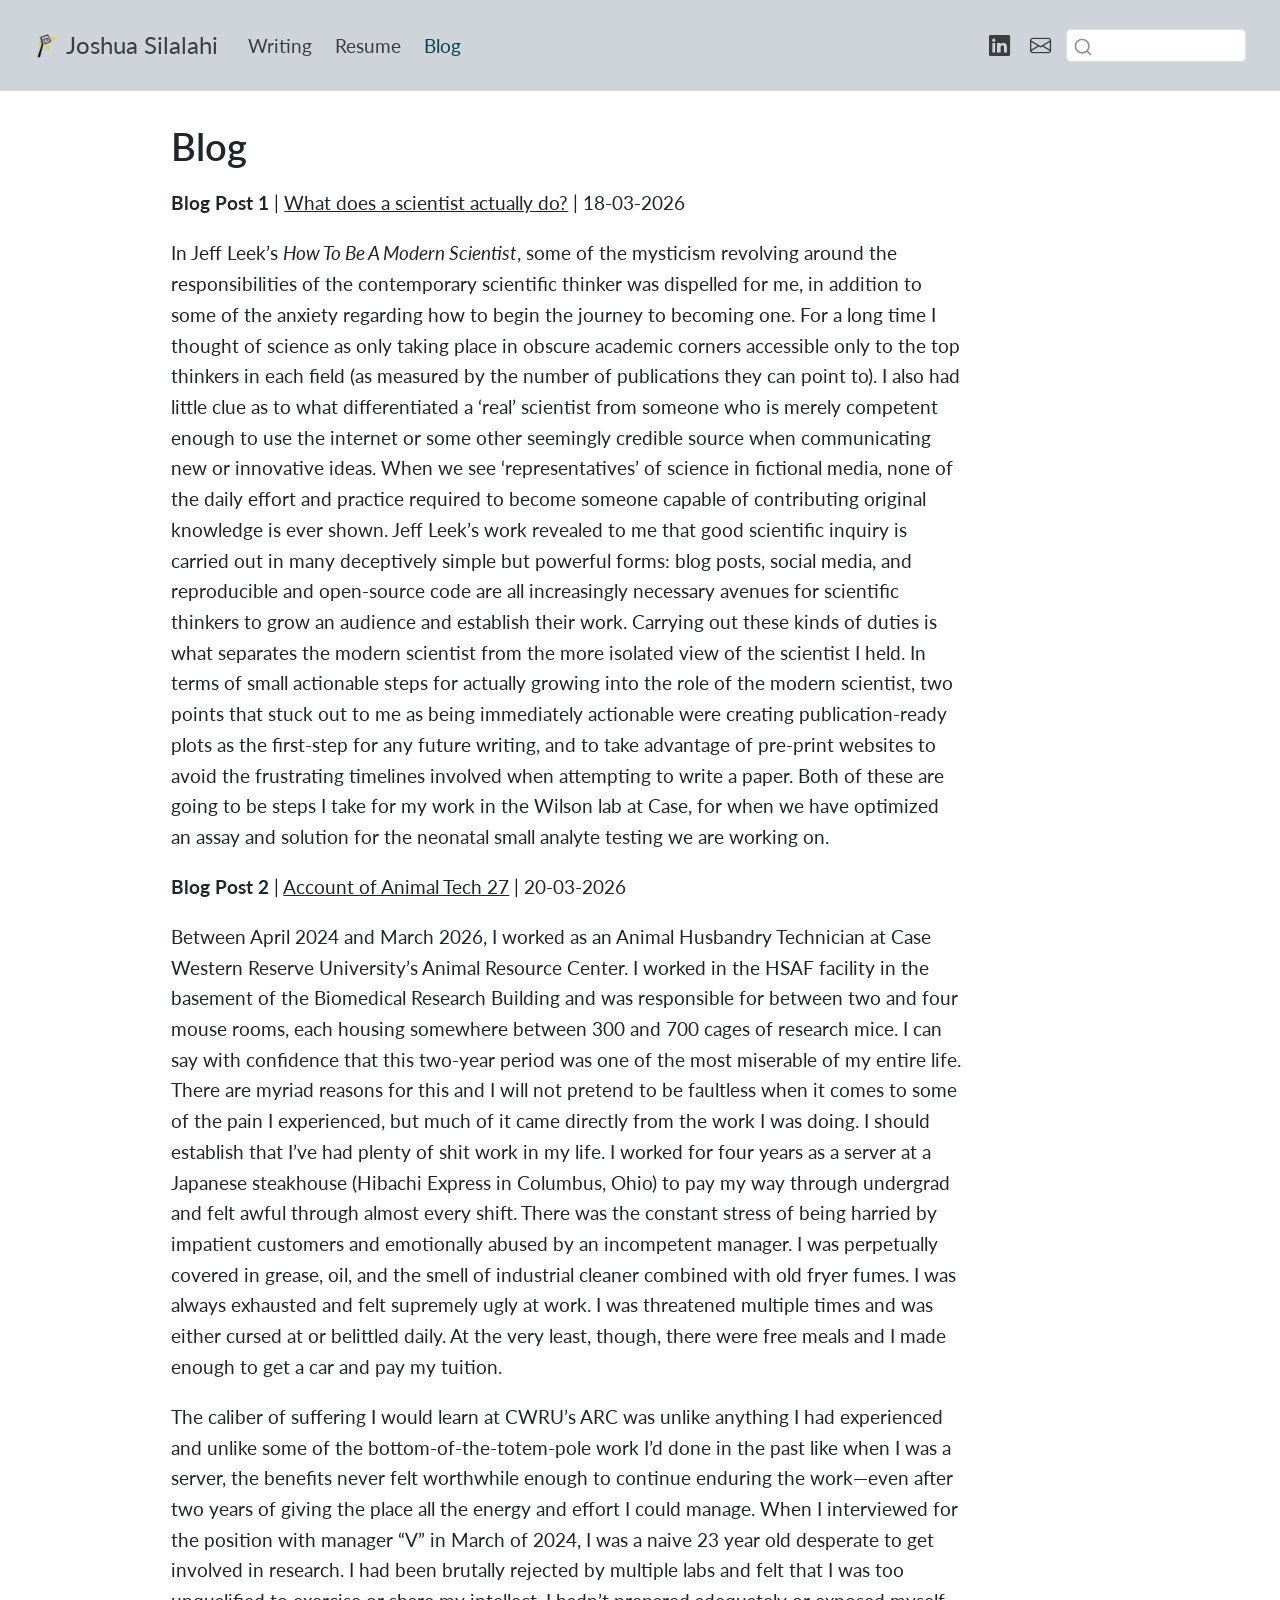
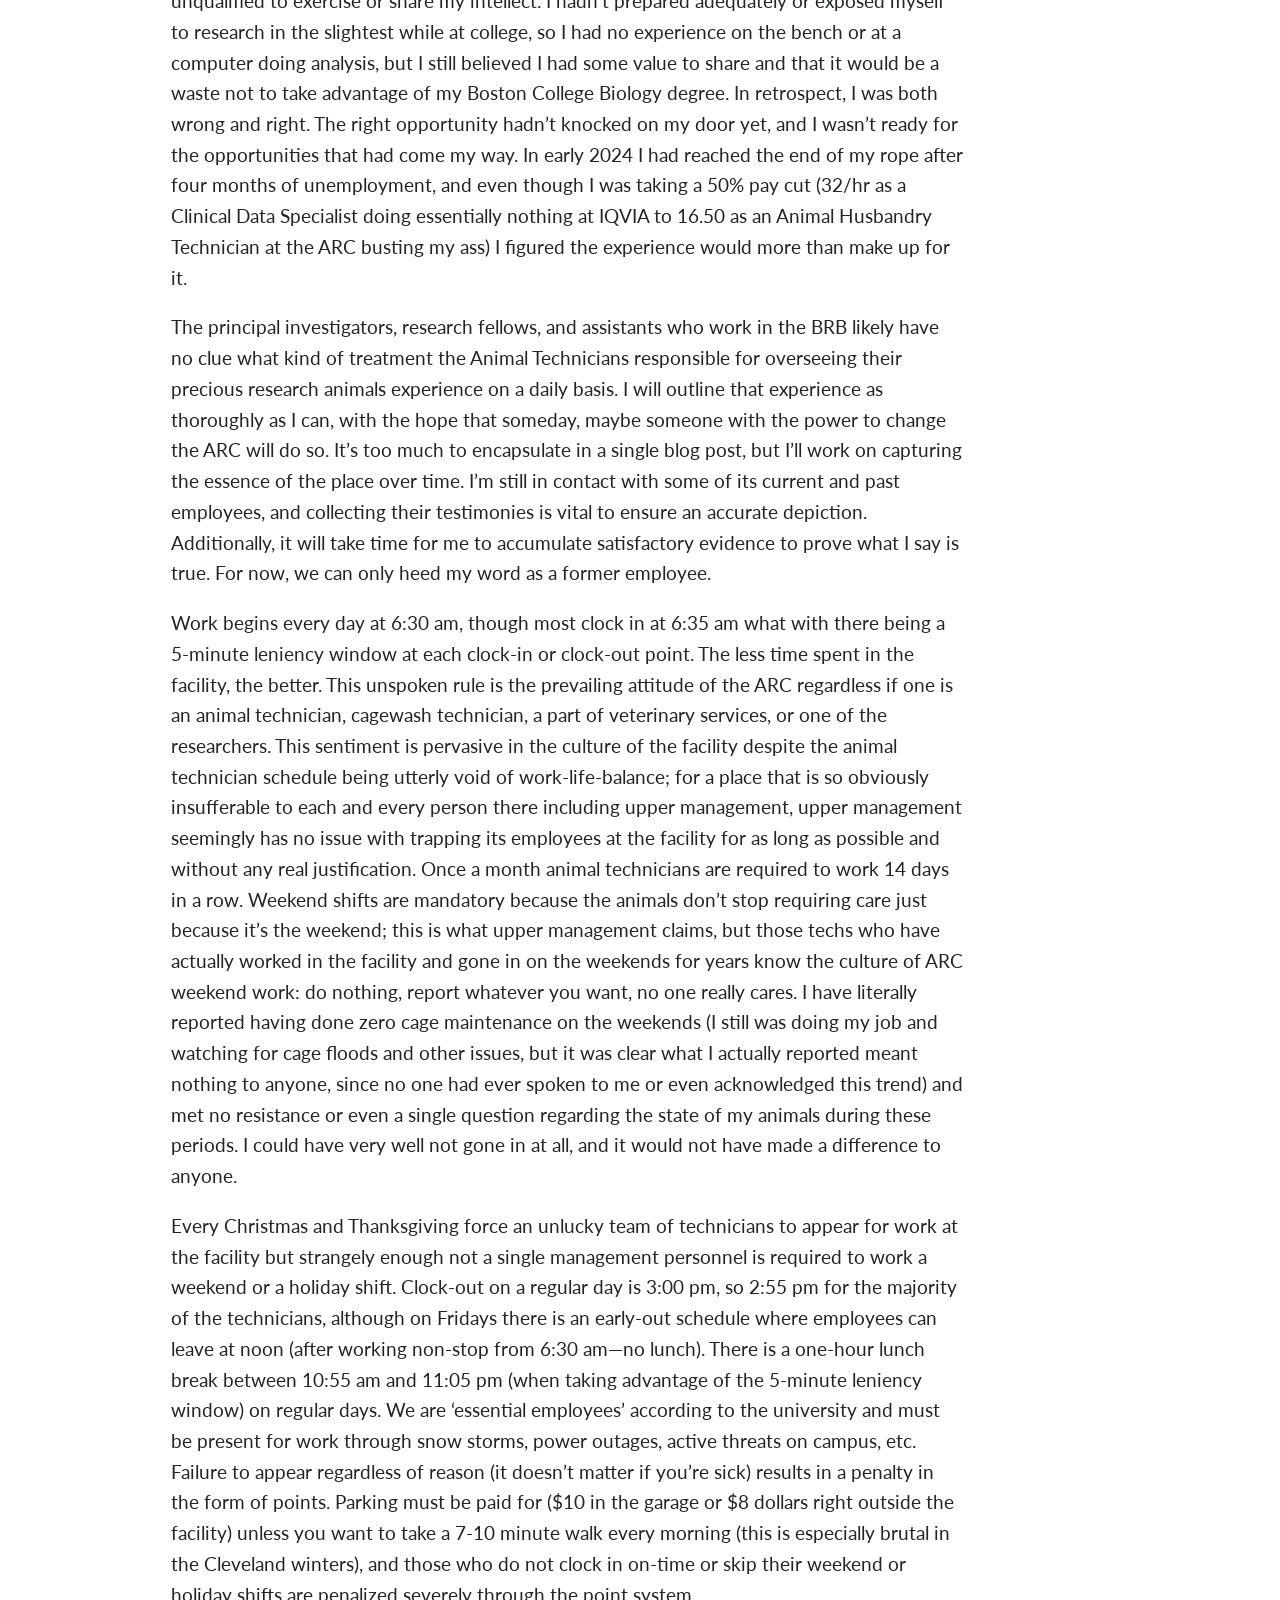
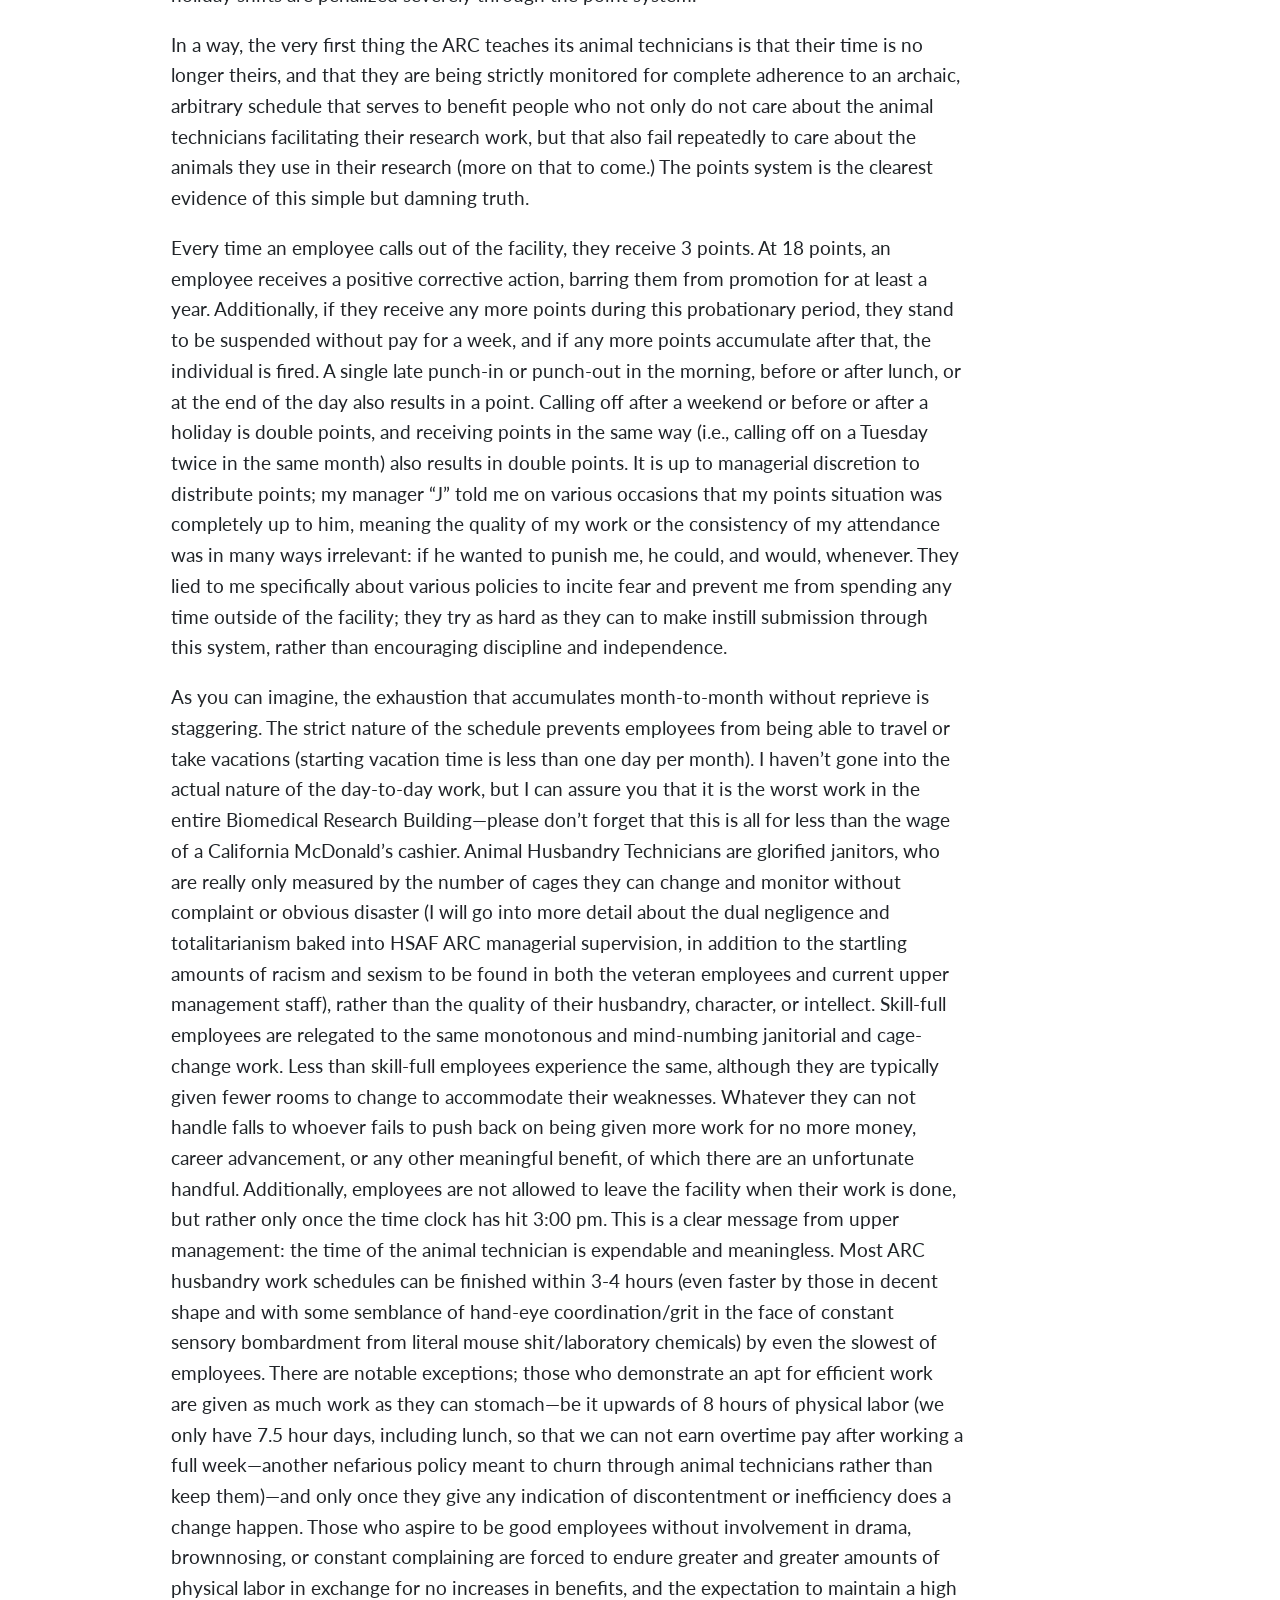
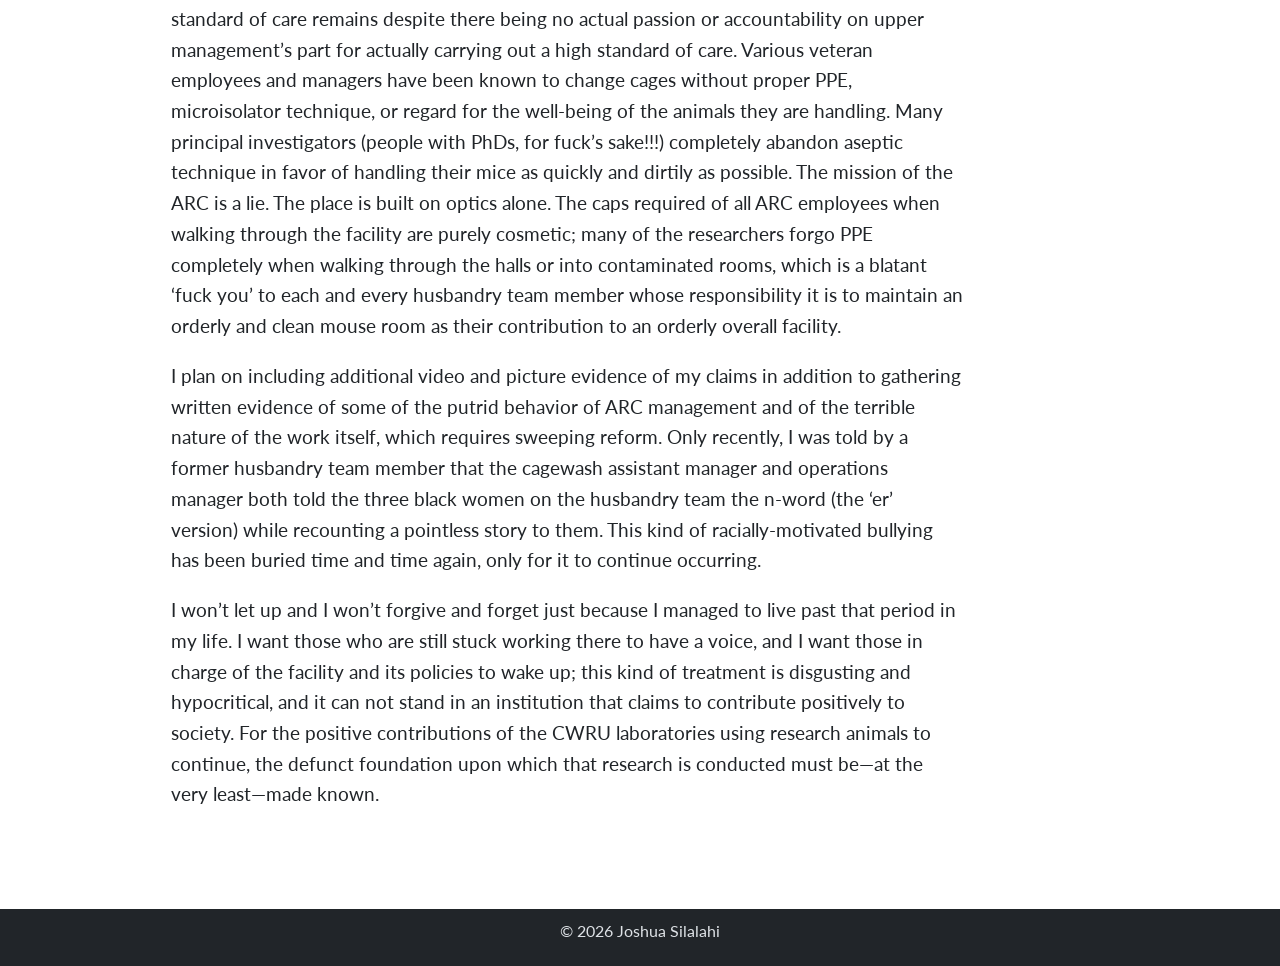
<file: docs/blog/index.html>
<!DOCTYPE html>
<html xmlns="http://www.w3.org/1999/xhtml" lang="en" xml:lang="en"><head>

<meta charset="utf-8">
<meta name="generator" content="quarto-1.8.25">

<meta name="viewport" content="width=device-width, initial-scale=1.0, user-scalable=yes">


<title>Blog – Joshua Silalahi</title>
<style>
code{white-space: pre-wrap;}
span.smallcaps{font-variant: small-caps;}
div.columns{display: flex; gap: min(4vw, 1.5em);}
div.column{flex: auto; overflow-x: auto;}
div.hanging-indent{margin-left: 1.5em; text-indent: -1.5em;}
ul.task-list{list-style: none;}
ul.task-list li input[type="checkbox"] {
  width: 0.8em;
  margin: 0 0.8em 0.2em -1em; /* quarto-specific, see https://github.com/quarto-dev/quarto-cli/issues/4556 */ 
  vertical-align: middle;
}
</style>


<script src="../site_libs/quarto-nav/quarto-nav.js"></script>
<script src="../site_libs/clipboard/clipboard.min.js"></script>
<script src="../site_libs/quarto-search/autocomplete.umd.js"></script>
<script src="../site_libs/quarto-search/fuse.min.js"></script>
<script src="../site_libs/quarto-search/quarto-search.js"></script>
<meta name="quarto:offset" content="../">
<link href="../img/favicon.png" rel="icon" type="image/png">
<script src="../site_libs/quarto-html/quarto.js" type="module"></script>
<script src="../site_libs/quarto-html/tabsets/tabsets.js" type="module"></script>
<script src="../site_libs/quarto-html/axe/axe-check.js" type="module"></script>
<script src="../site_libs/quarto-html/popper.min.js"></script>
<script src="../site_libs/quarto-html/tippy.umd.min.js"></script>
<script src="../site_libs/quarto-html/anchor.min.js"></script>
<link href="../site_libs/quarto-html/tippy.css" rel="stylesheet">
<link href="../site_libs/quarto-html/quarto-syntax-highlighting-7b89279ff1a6dce999919e0e67d4d9ec.css" rel="stylesheet" id="quarto-text-highlighting-styles">
<script src="../site_libs/bootstrap/bootstrap.min.js"></script>
<link href="../site_libs/bootstrap/bootstrap-icons.css" rel="stylesheet">
<link href="../site_libs/bootstrap/bootstrap-8a7befad9b9cb69b638fbc7947b9a867.min.css" rel="stylesheet" append-hash="true" id="quarto-bootstrap" data-mode="light">
<script id="quarto-search-options" type="application/json">{
  "location": "navbar",
  "copy-button": false,
  "collapse-after": 3,
  "panel-placement": "end",
  "type": "textbox",
  "limit": 50,
  "keyboard-shortcut": [
    "f",
    "/",
    "s"
  ],
  "language": {
    "search-no-results-text": "No results",
    "search-matching-documents-text": "matching documents",
    "search-copy-link-title": "Copy link to search",
    "search-hide-matches-text": "Hide additional matches",
    "search-more-match-text": "more match in this document",
    "search-more-matches-text": "more matches in this document",
    "search-clear-button-title": "Clear",
    "search-text-placeholder": "",
    "search-detached-cancel-button-title": "Cancel",
    "search-submit-button-title": "Submit",
    "search-label": "Search"
  }
}</script>


</head>

<body class="nav-fixed quarto-light">

<div id="quarto-search-results"></div>
  <header id="quarto-header" class="headroom fixed-top">
    <nav class="navbar navbar-expand-lg " data-bs-theme="dark">
      <div class="navbar-container container-fluid">
      <div class="navbar-brand-container mx-auto">
    <a href="../index.html" class="navbar-brand navbar-brand-logo">
    <img src="../img/logo.png" alt="" class="navbar-logo light-content">
    <img src="../img/logo.png" alt="" class="navbar-logo dark-content">
    </a>
    <a class="navbar-brand" href="../index.html">
    <span class="navbar-title">Joshua Silalahi</span>
    </a>
  </div>
            <div id="quarto-search" class="" title="Search"></div>
          <button class="navbar-toggler" type="button" data-bs-toggle="collapse" data-bs-target="#navbarCollapse" aria-controls="navbarCollapse" role="menu" aria-expanded="false" aria-label="Toggle navigation" onclick="if (window.quartoToggleHeadroom) { window.quartoToggleHeadroom(); }">
  <span class="navbar-toggler-icon"></span>
</button>
          <div class="collapse navbar-collapse" id="navbarCollapse">
            <ul class="navbar-nav navbar-nav-scroll me-auto">
  <li class="nav-item">
    <a class="nav-link" href="../writing/index.html"> 
<span class="menu-text">Writing</span></a>
  </li>  
  <li class="nav-item">
    <a class="nav-link" href="../cv/index.html"> 
<span class="menu-text">Resume</span></a>
  </li>  
  <li class="nav-item">
    <a class="nav-link active" href="../blog/index.html" aria-current="page"> 
<span class="menu-text">Blog</span></a>
  </li>  
</ul>
            <ul class="navbar-nav navbar-nav-scroll ms-auto">
  <li class="nav-item compact">
    <a class="nav-link" href="https://www.linkedin.com/in/josh-writes/"> <i class="bi bi-linkedin" role="img">
</i> 
<span class="menu-text"></span></a>
  </li>  
  <li class="nav-item compact">
    <a class="nav-link" href="mailto:jj.silalahi21@gmail.com"> <i class="bi bi-envelope" role="img" aria-label="email">
</i> 
<span class="menu-text"></span></a>
  </li>  
</ul>
          </div> <!-- /navcollapse -->
            <div class="quarto-navbar-tools">
</div>
      </div> <!-- /container-fluid -->
    </nav>
</header>
<!-- content -->
<div id="quarto-content" class="quarto-container page-columns page-rows-contents page-layout-article page-navbar">
<!-- sidebar -->
<!-- margin-sidebar -->
    <div id="quarto-margin-sidebar" class="sidebar margin-sidebar zindex-bottom">
        
    </div>
<!-- main -->
<main class="content" id="quarto-document-content">

<header id="title-block-header" class="quarto-title-block default">
<div class="quarto-title">
<h1 class="title">Blog</h1>
</div>



<div class="quarto-title-meta">

    
  
    
  </div>
  


</header>


<p><strong>Blog Post 1</strong> | <u>What does a scientist actually do?</u> | 18-03-2026</p>
<p>In Jeff Leek’s <em>How To Be A Modern Scientist</em>, some of the mysticism revolving around the responsibilities of the contemporary scientific thinker was dispelled for me, in addition to some of the anxiety regarding how to begin the journey to becoming one. For a long time I thought of science as only taking place in obscure academic corners accessible only to the top thinkers in each field (as measured by the number of publications they can point to). I also had little clue as to what differentiated a ‘real’ scientist from someone who is merely competent enough to use the internet or some other seemingly credible source when communicating new or innovative ideas. When we see ‘representatives’ of science in fictional media, none of the daily effort and practice required to become someone capable of contributing original knowledge is ever shown. Jeff Leek’s work revealed to me that good scientific inquiry is carried out in many deceptively simple but powerful forms: blog posts, social media, and reproducible and open-source code are all increasingly necessary avenues for scientific thinkers to grow an audience and establish their work. Carrying out these kinds of duties is what separates the modern scientist from the more isolated view of the scientist I held. In terms of small actionable steps for actually growing into the role of the modern scientist, two points that stuck out to me as being immediately actionable were creating publication-ready plots as the first-step for any future writing, and to take advantage of pre-print websites to avoid the frustrating timelines involved when attempting to write a paper. Both of these are going to be steps I take for my work in the Wilson lab at Case, for when we have optimized an assay and solution for the neonatal small analyte testing we are working on.</p>
<p><strong>Blog Post 2</strong> | <u>Account of Animal Tech 27</u> | 20-03-2026</p>
<p>Between April 2024 and March 2026, I worked as an Animal Husbandry Technician at Case Western Reserve University’s Animal Resource Center. I worked in the HSAF facility in the basement of the Biomedical Research Building and was responsible for between two and four mouse rooms, each housing somewhere between 300 and 700 cages of research mice. I can say with confidence that this two-year period was one of the most miserable of my entire life. There are myriad reasons for this and I will not pretend to be faultless when it comes to some of the pain I experienced, but much of it came directly from the work I was doing. I should establish that I’ve had plenty of shit work in my life. I worked for four years as a server at a Japanese steakhouse (Hibachi Express in Columbus, Ohio) to pay my way through undergrad and felt awful through almost every shift. There was the constant stress of being harried by impatient customers and emotionally abused by an incompetent manager. I was perpetually covered in grease, oil, and the smell of industrial cleaner combined with old fryer fumes. I was always exhausted and felt supremely ugly at work. I was threatened multiple times and was either cursed at or belittled daily. At the very least, though, there were free meals and I made enough to get a car and pay my tuition.</p>
<p>The caliber of suffering I would learn at CWRU’s ARC was unlike anything I had experienced and unlike some of the bottom-of-the-totem-pole work I’d done in the past like when I was a server, the benefits never felt worthwhile enough to continue enduring the work—even after two years of giving the place all the energy and effort I could manage. When I interviewed for the position with manager “V” in March of 2024, I was a naive 23 year old desperate to get involved in research. I had been brutally rejected by multiple labs and felt that I was too unqualified to exercise or share my intellect. I hadn’t prepared adequately or exposed myself to research in the slightest while at college, so I had no experience on the bench or at a computer doing analysis, but I still believed I had some value to share and that it would be a waste not to take advantage of my Boston College Biology degree. In retrospect, I was both wrong and right. The right opportunity hadn’t knocked on my door yet, and I wasn’t ready for the opportunities that had come my way. In early 2024 I had reached the end of my rope after four months of unemployment, and even though I was taking a 50% pay cut (32/hr as a Clinical Data Specialist doing essentially nothing at IQVIA to 16.50 as an Animal Husbandry Technician at the ARC busting my ass) I figured the experience would more than make up for it.</p>
<p>The principal investigators, research fellows, and assistants who work in the BRB likely have no clue what kind of treatment the Animal Technicians responsible for overseeing their precious research animals experience on a daily basis. I will outline that experience as thoroughly as I can, with the hope that someday, maybe someone with the power to change the ARC will do so. It’s too much to encapsulate in a single blog post, but I’ll work on capturing the essence of the place over time. I’m still in contact with some of its current and past employees, and collecting their testimonies is vital to ensure an accurate depiction. Additionally, it will take time for me to accumulate satisfactory evidence to prove what I say is true. For now, we can only heed my word as a former employee.</p>
<p>Work begins every day at 6:30 am, though most clock in at 6:35 am what with there being a 5-minute leniency window at each clock-in or clock-out point. The less time spent in the facility, the better. This unspoken rule is the prevailing attitude of the ARC regardless if one is an animal technician, cagewash technician, a part of veterinary services, or one of the researchers. This sentiment is pervasive in the culture of the facility despite the animal technician schedule being utterly void of work-life-balance; for a place that is so obviously insufferable to each and every person there including upper management, upper management seemingly has no issue with trapping its employees at the facility for as long as possible and without any real justification. Once a month animal technicians are required to work 14 days in a row. Weekend shifts are mandatory because the animals don’t stop requiring care just because it’s the weekend; this is what upper management claims, but those techs who have actually worked in the facility and gone in on the weekends for years know the culture of ARC weekend work: do nothing, report whatever you want, no one really cares. I have literally reported having done zero cage maintenance on the weekends (I still was doing my job and watching for cage floods and other issues, but it was clear what I actually reported meant nothing to anyone, since no one had ever spoken to me or even acknowledged this trend) and met no resistance or even a single question regarding the state of my animals during these periods. I could have very well not gone in at all, and it would not have made a difference to anyone.</p>
<p>Every Christmas and Thanksgiving force an unlucky team of technicians to appear for work at the facility but strangely enough not a single management personnel is required to work a weekend or a holiday shift. Clock-out on a regular day is 3:00 pm, so 2:55 pm for the majority of the technicians, although on Fridays there is an early-out schedule where employees can leave at noon (after working non-stop from 6:30 am—no lunch). There is a one-hour lunch break between 10:55 am and 11:05 pm (when taking advantage of the 5-minute leniency window) on regular days. We are ‘essential employees’ according to the university and must be present for work through snow storms, power outages, active threats on campus, etc. Failure to appear regardless of reason (it doesn’t matter if you’re sick) results in a penalty in the form of points. Parking must be paid for ($10 in the garage or $8 dollars right outside the facility) unless you want to take a 7-10 minute walk every morning (this is especially brutal in the Cleveland winters), and those who do not clock in on-time or skip their weekend or holiday shifts are penalized severely through the point system.</p>
<p>In a way, the very first thing the ARC teaches its animal technicians is that their time is no longer theirs, and that they are being strictly monitored for complete adherence to an archaic, arbitrary schedule that serves to benefit people who not only do not care about the animal technicians facilitating their research work, but that also fail repeatedly to care about the animals they use in their research (more on that to come.) The points system is the clearest evidence of this simple but damning truth.</p>
<p>Every time an employee calls out of the facility, they receive 3 points. At 18 points, an employee receives a positive corrective action, barring them from promotion for at least a year. Additionally, if they receive any more points during this probationary period, they stand to be suspended without pay for a week, and if any more points accumulate after that, the individual is fired. A single late punch-in or punch-out in the morning, before or after lunch, or at the end of the day also results in a point. Calling off after a weekend or before or after a holiday is double points, and receiving points in the same way (i.e., calling off on a Tuesday twice in the same month) also results in double points. It is up to managerial discretion to distribute points; my manager “J” told me on various occasions that my points situation was completely up to him, meaning the quality of my work or the consistency of my attendance was in many ways irrelevant: if he wanted to punish me, he could, and would, whenever. They lied to me specifically about various policies to incite fear and prevent me from spending any time outside of the facility; they try as hard as they can to make instill submission through this system, rather than encouraging discipline and independence.</p>
<p>As you can imagine, the exhaustion that accumulates month-to-month without reprieve is staggering. The strict nature of the schedule prevents employees from being able to travel or take vacations (starting vacation time is less than one day per month). I haven’t gone into the actual nature of the day-to-day work, but I can assure you that it is the worst work in the entire Biomedical Research Building—please don’t forget that this is all for less than the wage of a California McDonald’s cashier. Animal Husbandry Technicians are glorified janitors, who are really only measured by the number of cages they can change and monitor without complaint or obvious disaster (I will go into more detail about the dual negligence and totalitarianism baked into HSAF ARC managerial supervision, in addition to the startling amounts of racism and sexism to be found in both the veteran employees and current upper management staff), rather than the quality of their husbandry, character, or intellect. Skill-full employees are relegated to the same monotonous and mind-numbing janitorial and cage-change work. Less than skill-full employees experience the same, although they are typically given fewer rooms to change to accommodate their weaknesses. Whatever they can not handle falls to whoever fails to push back on being given more work for no more money, career advancement, or any other meaningful benefit, of which there are an unfortunate handful. Additionally, employees are not allowed to leave the facility when their work is done, but rather only once the time clock has hit 3:00 pm. This is a clear message from upper management: the time of the animal technician is expendable and meaningless. Most ARC husbandry work schedules can be finished within 3-4 hours (even faster by those in decent shape and with some semblance of hand-eye coordination/grit in the face of constant sensory bombardment from literal mouse shit/laboratory chemicals) by even the slowest of employees. There are notable exceptions; those who demonstrate an apt for efficient work are given as much work as they can stomach—be it upwards of 8 hours of physical labor (we only have 7.5 hour days, including lunch, so that we can not earn overtime pay after working a full week—another nefarious policy meant to churn through animal technicians rather than keep them)—and only once they give any indication of discontentment or inefficiency does a change happen. Those who aspire to be good employees without involvement in drama, brownnosing, or constant complaining are forced to endure greater and greater amounts of physical labor in exchange for no increases in benefits, and the expectation to maintain a high standard of care remains despite there being no actual passion or accountability on upper management’s part for actually carrying out a high standard of care. Various veteran employees and managers have been known to change cages without proper PPE, microisolator technique, or regard for the well-being of the animals they are handling. Many principal investigators (people with PhDs, for fuck’s sake!!!) completely abandon aseptic technique in favor of handling their mice as quickly and dirtily as possible. The mission of the ARC is a lie. The place is built on optics alone. The caps required of all ARC employees when walking through the facility are purely cosmetic; many of the researchers forgo PPE completely when walking through the halls or into contaminated rooms, which is a blatant ‘fuck you’ to each and every husbandry team member whose responsibility it is to maintain an orderly and clean mouse room as their contribution to an orderly overall facility.</p>
<p>I plan on including additional video and picture evidence of my claims in addition to gathering written evidence of some of the putrid behavior of ARC management and of the terrible nature of the work itself, which requires sweeping reform. Only recently, I was told by a former husbandry team member that the cagewash assistant manager and operations manager both told the three black women on the husbandry team the n-word (the ‘er’ version) while recounting a pointless story to them. This kind of racially-motivated bullying has been buried time and time again, only for it to continue occurring.</p>
<p>I won’t let up and I won’t forgive and forget just because I managed to live past that period in my life. I want those who are still stuck working there to have a voice, and I want those in charge of the facility and its policies to wake up; this kind of treatment is disgusting and hypocritical, and it can not stand in an institution that claims to contribute positively to society. For the positive contributions of the CWRU laboratories using research animals to continue, the defunct foundation upon which that research is conducted must be—at the very least—made known.</p>



</main> <!-- /main -->
<script id="quarto-html-after-body" type="application/javascript">
  window.document.addEventListener("DOMContentLoaded", function (event) {
    const icon = "";
    const anchorJS = new window.AnchorJS();
    anchorJS.options = {
      placement: 'right',
      icon: icon
    };
    anchorJS.add('.anchored');
    const isCodeAnnotation = (el) => {
      for (const clz of el.classList) {
        if (clz.startsWith('code-annotation-')) {                     
          return true;
        }
      }
      return false;
    }
    const onCopySuccess = function(e) {
      // button target
      const button = e.trigger;
      // don't keep focus
      button.blur();
      // flash "checked"
      button.classList.add('code-copy-button-checked');
      var currentTitle = button.getAttribute("title");
      button.setAttribute("title", "Copied!");
      let tooltip;
      if (window.bootstrap) {
        button.setAttribute("data-bs-toggle", "tooltip");
        button.setAttribute("data-bs-placement", "left");
        button.setAttribute("data-bs-title", "Copied!");
        tooltip = new bootstrap.Tooltip(button, 
          { trigger: "manual", 
            customClass: "code-copy-button-tooltip",
            offset: [0, -8]});
        tooltip.show();    
      }
      setTimeout(function() {
        if (tooltip) {
          tooltip.hide();
          button.removeAttribute("data-bs-title");
          button.removeAttribute("data-bs-toggle");
          button.removeAttribute("data-bs-placement");
        }
        button.setAttribute("title", currentTitle);
        button.classList.remove('code-copy-button-checked');
      }, 1000);
      // clear code selection
      e.clearSelection();
    }
    const getTextToCopy = function(trigger) {
      const outerScaffold = trigger.parentElement.cloneNode(true);
      const codeEl = outerScaffold.querySelector('code');
      for (const childEl of codeEl.children) {
        if (isCodeAnnotation(childEl)) {
          childEl.remove();
        }
      }
      return codeEl.innerText;
    }
    const clipboard = new window.ClipboardJS('.code-copy-button:not([data-in-quarto-modal])', {
      text: getTextToCopy
    });
    clipboard.on('success', onCopySuccess);
    if (window.document.getElementById('quarto-embedded-source-code-modal')) {
      const clipboardModal = new window.ClipboardJS('.code-copy-button[data-in-quarto-modal]', {
        text: getTextToCopy,
        container: window.document.getElementById('quarto-embedded-source-code-modal')
      });
      clipboardModal.on('success', onCopySuccess);
    }
      var localhostRegex = new RegExp(/^(?:http|https):\/\/localhost\:?[0-9]*\//);
      var mailtoRegex = new RegExp(/^mailto:/);
        var filterRegex = new RegExp('/' + window.location.host + '/');
      var isInternal = (href) => {
          return filterRegex.test(href) || localhostRegex.test(href) || mailtoRegex.test(href);
      }
      // Inspect non-navigation links and adorn them if external
     var links = window.document.querySelectorAll('a[href]:not(.nav-link):not(.navbar-brand):not(.toc-action):not(.sidebar-link):not(.sidebar-item-toggle):not(.pagination-link):not(.no-external):not([aria-hidden]):not(.dropdown-item):not(.quarto-navigation-tool):not(.about-link)');
      for (var i=0; i<links.length; i++) {
        const link = links[i];
        if (!isInternal(link.href)) {
          // undo the damage that might have been done by quarto-nav.js in the case of
          // links that we want to consider external
          if (link.dataset.originalHref !== undefined) {
            link.href = link.dataset.originalHref;
          }
        }
      }
    function tippyHover(el, contentFn, onTriggerFn, onUntriggerFn) {
      const config = {
        allowHTML: true,
        maxWidth: 500,
        delay: 100,
        arrow: false,
        appendTo: function(el) {
            return el.parentElement;
        },
        interactive: true,
        interactiveBorder: 10,
        theme: 'quarto',
        placement: 'bottom-start',
      };
      if (contentFn) {
        config.content = contentFn;
      }
      if (onTriggerFn) {
        config.onTrigger = onTriggerFn;
      }
      if (onUntriggerFn) {
        config.onUntrigger = onUntriggerFn;
      }
      window.tippy(el, config); 
    }
    const noterefs = window.document.querySelectorAll('a[role="doc-noteref"]');
    for (var i=0; i<noterefs.length; i++) {
      const ref = noterefs[i];
      tippyHover(ref, function() {
        // use id or data attribute instead here
        let href = ref.getAttribute('data-footnote-href') || ref.getAttribute('href');
        try { href = new URL(href).hash; } catch {}
        const id = href.replace(/^#\/?/, "");
        const note = window.document.getElementById(id);
        if (note) {
          return note.innerHTML;
        } else {
          return "";
        }
      });
    }
    const xrefs = window.document.querySelectorAll('a.quarto-xref');
    const processXRef = (id, note) => {
      // Strip column container classes
      const stripColumnClz = (el) => {
        el.classList.remove("page-full", "page-columns");
        if (el.children) {
          for (const child of el.children) {
            stripColumnClz(child);
          }
        }
      }
      stripColumnClz(note)
      if (id === null || id.startsWith('sec-')) {
        // Special case sections, only their first couple elements
        const container = document.createElement("div");
        if (note.children && note.children.length > 2) {
          container.appendChild(note.children[0].cloneNode(true));
          for (let i = 1; i < note.children.length; i++) {
            const child = note.children[i];
            if (child.tagName === "P" && child.innerText === "") {
              continue;
            } else {
              container.appendChild(child.cloneNode(true));
              break;
            }
          }
          if (window.Quarto?.typesetMath) {
            window.Quarto.typesetMath(container);
          }
          return container.innerHTML
        } else {
          if (window.Quarto?.typesetMath) {
            window.Quarto.typesetMath(note);
          }
          return note.innerHTML;
        }
      } else {
        // Remove any anchor links if they are present
        const anchorLink = note.querySelector('a.anchorjs-link');
        if (anchorLink) {
          anchorLink.remove();
        }
        if (window.Quarto?.typesetMath) {
          window.Quarto.typesetMath(note);
        }
        if (note.classList.contains("callout")) {
          return note.outerHTML;
        } else {
          return note.innerHTML;
        }
      }
    }
    for (var i=0; i<xrefs.length; i++) {
      const xref = xrefs[i];
      tippyHover(xref, undefined, function(instance) {
        instance.disable();
        let url = xref.getAttribute('href');
        let hash = undefined; 
        if (url.startsWith('#')) {
          hash = url;
        } else {
          try { hash = new URL(url).hash; } catch {}
        }
        if (hash) {
          const id = hash.replace(/^#\/?/, "");
          const note = window.document.getElementById(id);
          if (note !== null) {
            try {
              const html = processXRef(id, note.cloneNode(true));
              instance.setContent(html);
            } finally {
              instance.enable();
              instance.show();
            }
          } else {
            // See if we can fetch this
            fetch(url.split('#')[0])
            .then(res => res.text())
            .then(html => {
              const parser = new DOMParser();
              const htmlDoc = parser.parseFromString(html, "text/html");
              const note = htmlDoc.getElementById(id);
              if (note !== null) {
                const html = processXRef(id, note);
                instance.setContent(html);
              } 
            }).finally(() => {
              instance.enable();
              instance.show();
            });
          }
        } else {
          // See if we can fetch a full url (with no hash to target)
          // This is a special case and we should probably do some content thinning / targeting
          fetch(url)
          .then(res => res.text())
          .then(html => {
            const parser = new DOMParser();
            const htmlDoc = parser.parseFromString(html, "text/html");
            const note = htmlDoc.querySelector('main.content');
            if (note !== null) {
              // This should only happen for chapter cross references
              // (since there is no id in the URL)
              // remove the first header
              if (note.children.length > 0 && note.children[0].tagName === "HEADER") {
                note.children[0].remove();
              }
              const html = processXRef(null, note);
              instance.setContent(html);
            } 
          }).finally(() => {
            instance.enable();
            instance.show();
          });
        }
      }, function(instance) {
      });
    }
        let selectedAnnoteEl;
        const selectorForAnnotation = ( cell, annotation) => {
          let cellAttr = 'data-code-cell="' + cell + '"';
          let lineAttr = 'data-code-annotation="' +  annotation + '"';
          const selector = 'span[' + cellAttr + '][' + lineAttr + ']';
          return selector;
        }
        const selectCodeLines = (annoteEl) => {
          const doc = window.document;
          const targetCell = annoteEl.getAttribute("data-target-cell");
          const targetAnnotation = annoteEl.getAttribute("data-target-annotation");
          const annoteSpan = window.document.querySelector(selectorForAnnotation(targetCell, targetAnnotation));
          const lines = annoteSpan.getAttribute("data-code-lines").split(",");
          const lineIds = lines.map((line) => {
            return targetCell + "-" + line;
          })
          let top = null;
          let height = null;
          let parent = null;
          if (lineIds.length > 0) {
              //compute the position of the single el (top and bottom and make a div)
              const el = window.document.getElementById(lineIds[0]);
              top = el.offsetTop;
              height = el.offsetHeight;
              parent = el.parentElement.parentElement;
            if (lineIds.length > 1) {
              const lastEl = window.document.getElementById(lineIds[lineIds.length - 1]);
              const bottom = lastEl.offsetTop + lastEl.offsetHeight;
              height = bottom - top;
            }
            if (top !== null && height !== null && parent !== null) {
              // cook up a div (if necessary) and position it 
              let div = window.document.getElementById("code-annotation-line-highlight");
              if (div === null) {
                div = window.document.createElement("div");
                div.setAttribute("id", "code-annotation-line-highlight");
                div.style.position = 'absolute';
                parent.appendChild(div);
              }
              div.style.top = top - 2 + "px";
              div.style.height = height + 4 + "px";
              div.style.left = 0;
              let gutterDiv = window.document.getElementById("code-annotation-line-highlight-gutter");
              if (gutterDiv === null) {
                gutterDiv = window.document.createElement("div");
                gutterDiv.setAttribute("id", "code-annotation-line-highlight-gutter");
                gutterDiv.style.position = 'absolute';
                const codeCell = window.document.getElementById(targetCell);
                const gutter = codeCell.querySelector('.code-annotation-gutter');
                gutter.appendChild(gutterDiv);
              }
              gutterDiv.style.top = top - 2 + "px";
              gutterDiv.style.height = height + 4 + "px";
            }
            selectedAnnoteEl = annoteEl;
          }
        };
        const unselectCodeLines = () => {
          const elementsIds = ["code-annotation-line-highlight", "code-annotation-line-highlight-gutter"];
          elementsIds.forEach((elId) => {
            const div = window.document.getElementById(elId);
            if (div) {
              div.remove();
            }
          });
          selectedAnnoteEl = undefined;
        };
          // Handle positioning of the toggle
      window.addEventListener(
        "resize",
        throttle(() => {
          elRect = undefined;
          if (selectedAnnoteEl) {
            selectCodeLines(selectedAnnoteEl);
          }
        }, 10)
      );
      function throttle(fn, ms) {
      let throttle = false;
      let timer;
        return (...args) => {
          if(!throttle) { // first call gets through
              fn.apply(this, args);
              throttle = true;
          } else { // all the others get throttled
              if(timer) clearTimeout(timer); // cancel #2
              timer = setTimeout(() => {
                fn.apply(this, args);
                timer = throttle = false;
              }, ms);
          }
        };
      }
        // Attach click handler to the DT
        const annoteDls = window.document.querySelectorAll('dt[data-target-cell]');
        for (const annoteDlNode of annoteDls) {
          annoteDlNode.addEventListener('click', (event) => {
            const clickedEl = event.target;
            if (clickedEl !== selectedAnnoteEl) {
              unselectCodeLines();
              const activeEl = window.document.querySelector('dt[data-target-cell].code-annotation-active');
              if (activeEl) {
                activeEl.classList.remove('code-annotation-active');
              }
              selectCodeLines(clickedEl);
              clickedEl.classList.add('code-annotation-active');
            } else {
              // Unselect the line
              unselectCodeLines();
              clickedEl.classList.remove('code-annotation-active');
            }
          });
        }
    const findCites = (el) => {
      const parentEl = el.parentElement;
      if (parentEl) {
        const cites = parentEl.dataset.cites;
        if (cites) {
          return {
            el,
            cites: cites.split(' ')
          };
        } else {
          return findCites(el.parentElement)
        }
      } else {
        return undefined;
      }
    };
    var bibliorefs = window.document.querySelectorAll('a[role="doc-biblioref"]');
    for (var i=0; i<bibliorefs.length; i++) {
      const ref = bibliorefs[i];
      const citeInfo = findCites(ref);
      if (citeInfo) {
        tippyHover(citeInfo.el, function() {
          var popup = window.document.createElement('div');
          citeInfo.cites.forEach(function(cite) {
            var citeDiv = window.document.createElement('div');
            citeDiv.classList.add('hanging-indent');
            citeDiv.classList.add('csl-entry');
            var biblioDiv = window.document.getElementById('ref-' + cite);
            if (biblioDiv) {
              citeDiv.innerHTML = biblioDiv.innerHTML;
            }
            popup.appendChild(citeDiv);
          });
          return popup.innerHTML;
        });
      }
    }
  });
  </script>
</div> <!-- /content -->
<footer class="footer">
  <div class="nav-footer">
    <div class="nav-footer-left">
      &nbsp;
    </div>   
    <div class="nav-footer-center">
<p><span>© 2026 Joshua Silalahi</span></p>
</div>
    <div class="nav-footer-right">
      &nbsp;
    </div>
  </div>
</footer>




</body></html>
</file>
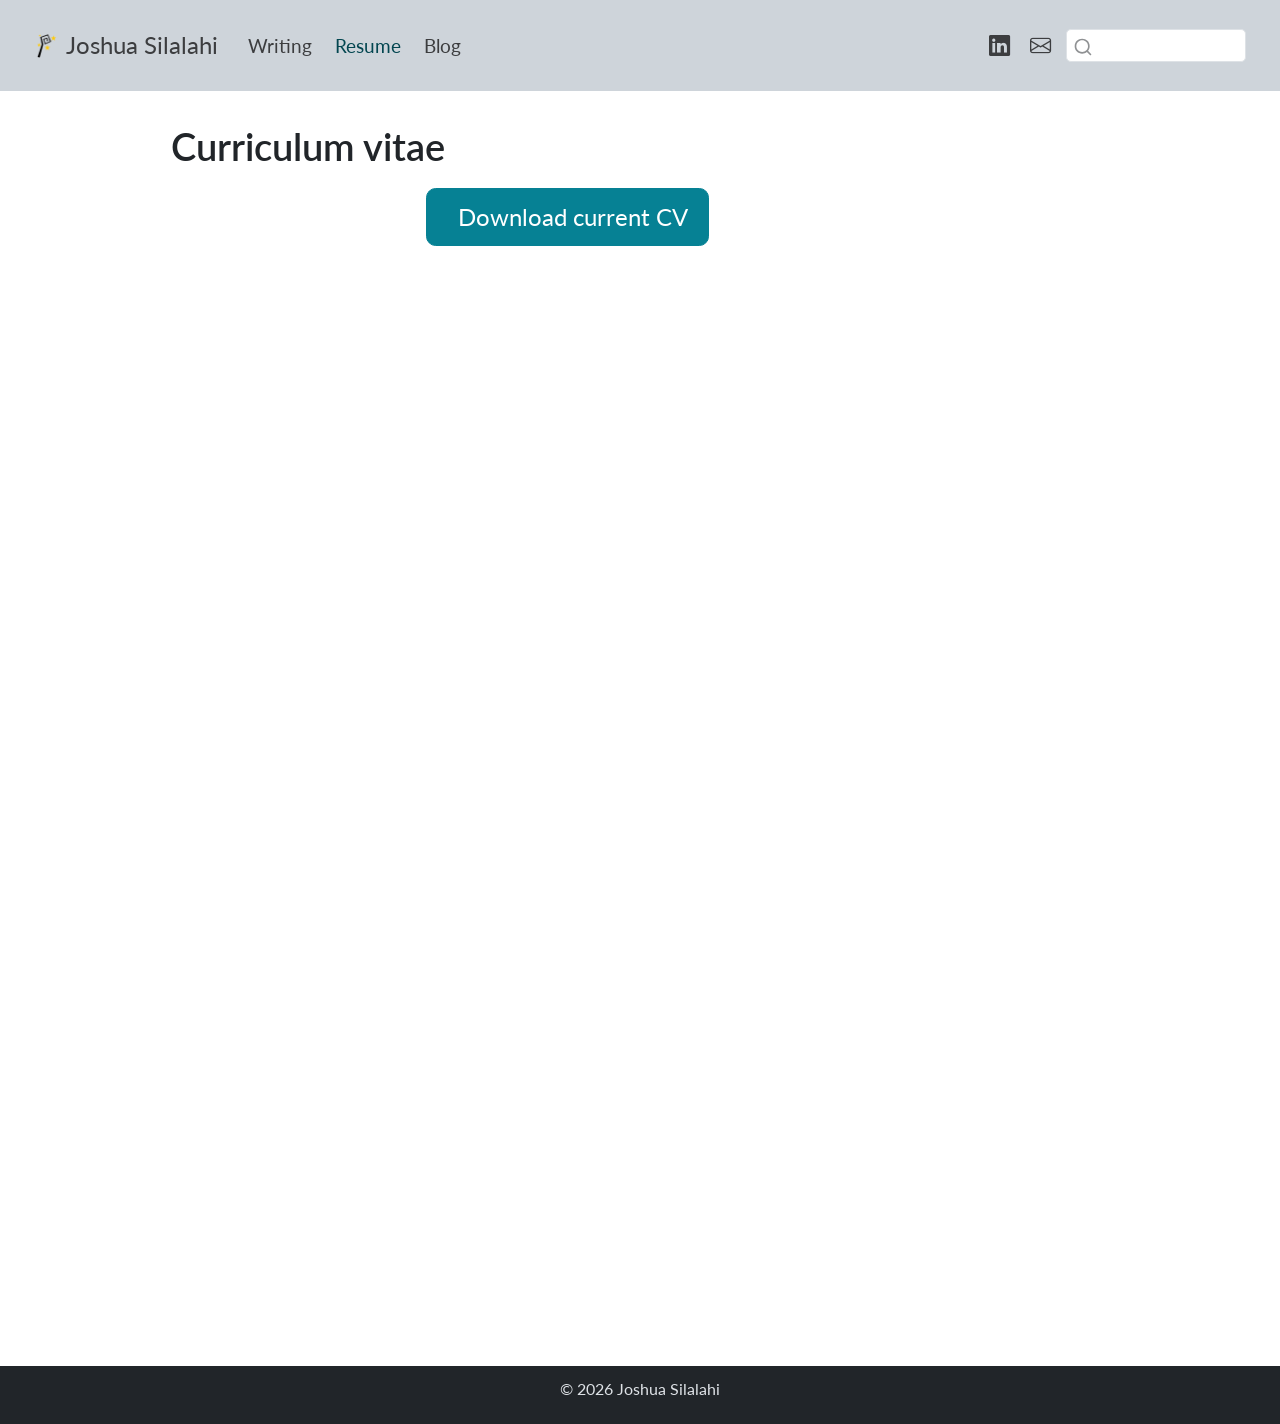
<file: docs/cv/index.html>
<!DOCTYPE html>
<html xmlns="http://www.w3.org/1999/xhtml" lang="en" xml:lang="en"><head>

<meta charset="utf-8">
<meta name="generator" content="quarto-1.8.25">

<meta name="viewport" content="width=device-width, initial-scale=1.0, user-scalable=yes">


<title>Curriculum vitae – Joshua Silalahi</title>
<style>
code{white-space: pre-wrap;}
span.smallcaps{font-variant: small-caps;}
div.columns{display: flex; gap: min(4vw, 1.5em);}
div.column{flex: auto; overflow-x: auto;}
div.hanging-indent{margin-left: 1.5em; text-indent: -1.5em;}
ul.task-list{list-style: none;}
ul.task-list li input[type="checkbox"] {
  width: 0.8em;
  margin: 0 0.8em 0.2em -1em; /* quarto-specific, see https://github.com/quarto-dev/quarto-cli/issues/4556 */ 
  vertical-align: middle;
}
</style>


<script src="../site_libs/quarto-nav/quarto-nav.js"></script>
<script src="../site_libs/clipboard/clipboard.min.js"></script>
<script src="../site_libs/quarto-search/autocomplete.umd.js"></script>
<script src="../site_libs/quarto-search/fuse.min.js"></script>
<script src="../site_libs/quarto-search/quarto-search.js"></script>
<meta name="quarto:offset" content="../">
<link href="../img/favicon.png" rel="icon" type="image/png">
<script src="../site_libs/quarto-html/quarto.js" type="module"></script>
<script src="../site_libs/quarto-html/tabsets/tabsets.js" type="module"></script>
<script src="../site_libs/quarto-html/axe/axe-check.js" type="module"></script>
<script src="../site_libs/quarto-html/popper.min.js"></script>
<script src="../site_libs/quarto-html/tippy.umd.min.js"></script>
<script src="../site_libs/quarto-html/anchor.min.js"></script>
<link href="../site_libs/quarto-html/tippy.css" rel="stylesheet">
<link href="../site_libs/quarto-html/quarto-syntax-highlighting-7b89279ff1a6dce999919e0e67d4d9ec.css" rel="stylesheet" id="quarto-text-highlighting-styles">
<script src="../site_libs/bootstrap/bootstrap.min.js"></script>
<link href="../site_libs/bootstrap/bootstrap-icons.css" rel="stylesheet">
<link href="../site_libs/bootstrap/bootstrap-8a7befad9b9cb69b638fbc7947b9a867.min.css" rel="stylesheet" append-hash="true" id="quarto-bootstrap" data-mode="light">
<script id="quarto-search-options" type="application/json">{
  "location": "navbar",
  "copy-button": false,
  "collapse-after": 3,
  "panel-placement": "end",
  "type": "textbox",
  "limit": 50,
  "keyboard-shortcut": [
    "f",
    "/",
    "s"
  ],
  "language": {
    "search-no-results-text": "No results",
    "search-matching-documents-text": "matching documents",
    "search-copy-link-title": "Copy link to search",
    "search-hide-matches-text": "Hide additional matches",
    "search-more-match-text": "more match in this document",
    "search-more-matches-text": "more matches in this document",
    "search-clear-button-title": "Clear",
    "search-text-placeholder": "",
    "search-detached-cancel-button-title": "Cancel",
    "search-submit-button-title": "Submit",
    "search-label": "Search"
  }
}</script>


</head>

<body class="nav-fixed quarto-light">

<div id="quarto-search-results"></div>
  <header id="quarto-header" class="headroom fixed-top">
    <nav class="navbar navbar-expand-lg " data-bs-theme="dark">
      <div class="navbar-container container-fluid">
      <div class="navbar-brand-container mx-auto">
    <a href="../index.html" class="navbar-brand navbar-brand-logo">
    <img src="../img/logo.png" alt="" class="navbar-logo light-content">
    <img src="../img/logo.png" alt="" class="navbar-logo dark-content">
    </a>
    <a class="navbar-brand" href="../index.html">
    <span class="navbar-title">Joshua Silalahi</span>
    </a>
  </div>
            <div id="quarto-search" class="" title="Search"></div>
          <button class="navbar-toggler" type="button" data-bs-toggle="collapse" data-bs-target="#navbarCollapse" aria-controls="navbarCollapse" role="menu" aria-expanded="false" aria-label="Toggle navigation" onclick="if (window.quartoToggleHeadroom) { window.quartoToggleHeadroom(); }">
  <span class="navbar-toggler-icon"></span>
</button>
          <div class="collapse navbar-collapse" id="navbarCollapse">
            <ul class="navbar-nav navbar-nav-scroll me-auto">
  <li class="nav-item">
    <a class="nav-link" href="../writing/index.html"> 
<span class="menu-text">Writing</span></a>
  </li>  
  <li class="nav-item">
    <a class="nav-link active" href="../cv/index.html" aria-current="page"> 
<span class="menu-text">Resume</span></a>
  </li>  
  <li class="nav-item">
    <a class="nav-link" href="../blog/index.html"> 
<span class="menu-text">Blog</span></a>
  </li>  
</ul>
            <ul class="navbar-nav navbar-nav-scroll ms-auto">
  <li class="nav-item compact">
    <a class="nav-link" href="https://www.linkedin.com/in/josh-writes/"> <i class="bi bi-linkedin" role="img">
</i> 
<span class="menu-text"></span></a>
  </li>  
  <li class="nav-item compact">
    <a class="nav-link" href="mailto:jj.silalahi21@gmail.com"> <i class="bi bi-envelope" role="img" aria-label="email">
</i> 
<span class="menu-text"></span></a>
  </li>  
</ul>
          </div> <!-- /navcollapse -->
            <div class="quarto-navbar-tools">
</div>
      </div> <!-- /container-fluid -->
    </nav>
</header>
<!-- content -->
<div id="quarto-content" class="quarto-container page-columns page-rows-contents page-layout-article page-navbar">
<!-- sidebar -->
<!-- margin-sidebar -->
    <div id="quarto-margin-sidebar" class="sidebar margin-sidebar zindex-bottom">
        
    </div>
<!-- main -->
<main class="content" id="quarto-document-content">

<header id="title-block-header" class="quarto-title-block default">
<div class="quarto-title">
<h1 class="title">Curriculum vitae</h1>
</div>



<div class="quarto-title-meta">

    
  
    
  </div>
  


</header>


<div class="cell">
<style type="text/css">
.embed-container {
    position: relative;
    padding-bottom: 129%;
    height: 0;
    overflow: hidden;
    max-width: 100%;
}
.embed-container iframe,
.embed-container object,
.embed-container embed {
    position: absolute;
    top: 0;
    left: 0;
    width: 100%;
    height: 100%;
}
</style>
</div>
<p class="text-center">
  <a class="btn btn-primary btn-lg cv-download" href="Resume 2026 Joshua Silalahi.pdf" target="_blank">
    <i class="fa-solid fa-file-arrow-down"></i> Download current CV
  </a>
</p>
<div class="embed-container">
  <iframe src="Resume 2026 Joshua Silalahi.pdf#toolbar=0" style="border: 0.5px;width: 100%;"></iframe>
</div>



</main> <!-- /main -->
<script id="quarto-html-after-body" type="application/javascript">
  window.document.addEventListener("DOMContentLoaded", function (event) {
    const icon = "";
    const anchorJS = new window.AnchorJS();
    anchorJS.options = {
      placement: 'right',
      icon: icon
    };
    anchorJS.add('.anchored');
    const isCodeAnnotation = (el) => {
      for (const clz of el.classList) {
        if (clz.startsWith('code-annotation-')) {                     
          return true;
        }
      }
      return false;
    }
    const onCopySuccess = function(e) {
      // button target
      const button = e.trigger;
      // don't keep focus
      button.blur();
      // flash "checked"
      button.classList.add('code-copy-button-checked');
      var currentTitle = button.getAttribute("title");
      button.setAttribute("title", "Copied!");
      let tooltip;
      if (window.bootstrap) {
        button.setAttribute("data-bs-toggle", "tooltip");
        button.setAttribute("data-bs-placement", "left");
        button.setAttribute("data-bs-title", "Copied!");
        tooltip = new bootstrap.Tooltip(button, 
          { trigger: "manual", 
            customClass: "code-copy-button-tooltip",
            offset: [0, -8]});
        tooltip.show();    
      }
      setTimeout(function() {
        if (tooltip) {
          tooltip.hide();
          button.removeAttribute("data-bs-title");
          button.removeAttribute("data-bs-toggle");
          button.removeAttribute("data-bs-placement");
        }
        button.setAttribute("title", currentTitle);
        button.classList.remove('code-copy-button-checked');
      }, 1000);
      // clear code selection
      e.clearSelection();
    }
    const getTextToCopy = function(trigger) {
      const outerScaffold = trigger.parentElement.cloneNode(true);
      const codeEl = outerScaffold.querySelector('code');
      for (const childEl of codeEl.children) {
        if (isCodeAnnotation(childEl)) {
          childEl.remove();
        }
      }
      return codeEl.innerText;
    }
    const clipboard = new window.ClipboardJS('.code-copy-button:not([data-in-quarto-modal])', {
      text: getTextToCopy
    });
    clipboard.on('success', onCopySuccess);
    if (window.document.getElementById('quarto-embedded-source-code-modal')) {
      const clipboardModal = new window.ClipboardJS('.code-copy-button[data-in-quarto-modal]', {
        text: getTextToCopy,
        container: window.document.getElementById('quarto-embedded-source-code-modal')
      });
      clipboardModal.on('success', onCopySuccess);
    }
      var localhostRegex = new RegExp(/^(?:http|https):\/\/localhost\:?[0-9]*\//);
      var mailtoRegex = new RegExp(/^mailto:/);
        var filterRegex = new RegExp('/' + window.location.host + '/');
      var isInternal = (href) => {
          return filterRegex.test(href) || localhostRegex.test(href) || mailtoRegex.test(href);
      }
      // Inspect non-navigation links and adorn them if external
     var links = window.document.querySelectorAll('a[href]:not(.nav-link):not(.navbar-brand):not(.toc-action):not(.sidebar-link):not(.sidebar-item-toggle):not(.pagination-link):not(.no-external):not([aria-hidden]):not(.dropdown-item):not(.quarto-navigation-tool):not(.about-link)');
      for (var i=0; i<links.length; i++) {
        const link = links[i];
        if (!isInternal(link.href)) {
          // undo the damage that might have been done by quarto-nav.js in the case of
          // links that we want to consider external
          if (link.dataset.originalHref !== undefined) {
            link.href = link.dataset.originalHref;
          }
        }
      }
    function tippyHover(el, contentFn, onTriggerFn, onUntriggerFn) {
      const config = {
        allowHTML: true,
        maxWidth: 500,
        delay: 100,
        arrow: false,
        appendTo: function(el) {
            return el.parentElement;
        },
        interactive: true,
        interactiveBorder: 10,
        theme: 'quarto',
        placement: 'bottom-start',
      };
      if (contentFn) {
        config.content = contentFn;
      }
      if (onTriggerFn) {
        config.onTrigger = onTriggerFn;
      }
      if (onUntriggerFn) {
        config.onUntrigger = onUntriggerFn;
      }
      window.tippy(el, config); 
    }
    const noterefs = window.document.querySelectorAll('a[role="doc-noteref"]');
    for (var i=0; i<noterefs.length; i++) {
      const ref = noterefs[i];
      tippyHover(ref, function() {
        // use id or data attribute instead here
        let href = ref.getAttribute('data-footnote-href') || ref.getAttribute('href');
        try { href = new URL(href).hash; } catch {}
        const id = href.replace(/^#\/?/, "");
        const note = window.document.getElementById(id);
        if (note) {
          return note.innerHTML;
        } else {
          return "";
        }
      });
    }
    const xrefs = window.document.querySelectorAll('a.quarto-xref');
    const processXRef = (id, note) => {
      // Strip column container classes
      const stripColumnClz = (el) => {
        el.classList.remove("page-full", "page-columns");
        if (el.children) {
          for (const child of el.children) {
            stripColumnClz(child);
          }
        }
      }
      stripColumnClz(note)
      if (id === null || id.startsWith('sec-')) {
        // Special case sections, only their first couple elements
        const container = document.createElement("div");
        if (note.children && note.children.length > 2) {
          container.appendChild(note.children[0].cloneNode(true));
          for (let i = 1; i < note.children.length; i++) {
            const child = note.children[i];
            if (child.tagName === "P" && child.innerText === "") {
              continue;
            } else {
              container.appendChild(child.cloneNode(true));
              break;
            }
          }
          if (window.Quarto?.typesetMath) {
            window.Quarto.typesetMath(container);
          }
          return container.innerHTML
        } else {
          if (window.Quarto?.typesetMath) {
            window.Quarto.typesetMath(note);
          }
          return note.innerHTML;
        }
      } else {
        // Remove any anchor links if they are present
        const anchorLink = note.querySelector('a.anchorjs-link');
        if (anchorLink) {
          anchorLink.remove();
        }
        if (window.Quarto?.typesetMath) {
          window.Quarto.typesetMath(note);
        }
        if (note.classList.contains("callout")) {
          return note.outerHTML;
        } else {
          return note.innerHTML;
        }
      }
    }
    for (var i=0; i<xrefs.length; i++) {
      const xref = xrefs[i];
      tippyHover(xref, undefined, function(instance) {
        instance.disable();
        let url = xref.getAttribute('href');
        let hash = undefined; 
        if (url.startsWith('#')) {
          hash = url;
        } else {
          try { hash = new URL(url).hash; } catch {}
        }
        if (hash) {
          const id = hash.replace(/^#\/?/, "");
          const note = window.document.getElementById(id);
          if (note !== null) {
            try {
              const html = processXRef(id, note.cloneNode(true));
              instance.setContent(html);
            } finally {
              instance.enable();
              instance.show();
            }
          } else {
            // See if we can fetch this
            fetch(url.split('#')[0])
            .then(res => res.text())
            .then(html => {
              const parser = new DOMParser();
              const htmlDoc = parser.parseFromString(html, "text/html");
              const note = htmlDoc.getElementById(id);
              if (note !== null) {
                const html = processXRef(id, note);
                instance.setContent(html);
              } 
            }).finally(() => {
              instance.enable();
              instance.show();
            });
          }
        } else {
          // See if we can fetch a full url (with no hash to target)
          // This is a special case and we should probably do some content thinning / targeting
          fetch(url)
          .then(res => res.text())
          .then(html => {
            const parser = new DOMParser();
            const htmlDoc = parser.parseFromString(html, "text/html");
            const note = htmlDoc.querySelector('main.content');
            if (note !== null) {
              // This should only happen for chapter cross references
              // (since there is no id in the URL)
              // remove the first header
              if (note.children.length > 0 && note.children[0].tagName === "HEADER") {
                note.children[0].remove();
              }
              const html = processXRef(null, note);
              instance.setContent(html);
            } 
          }).finally(() => {
            instance.enable();
            instance.show();
          });
        }
      }, function(instance) {
      });
    }
        let selectedAnnoteEl;
        const selectorForAnnotation = ( cell, annotation) => {
          let cellAttr = 'data-code-cell="' + cell + '"';
          let lineAttr = 'data-code-annotation="' +  annotation + '"';
          const selector = 'span[' + cellAttr + '][' + lineAttr + ']';
          return selector;
        }
        const selectCodeLines = (annoteEl) => {
          const doc = window.document;
          const targetCell = annoteEl.getAttribute("data-target-cell");
          const targetAnnotation = annoteEl.getAttribute("data-target-annotation");
          const annoteSpan = window.document.querySelector(selectorForAnnotation(targetCell, targetAnnotation));
          const lines = annoteSpan.getAttribute("data-code-lines").split(",");
          const lineIds = lines.map((line) => {
            return targetCell + "-" + line;
          })
          let top = null;
          let height = null;
          let parent = null;
          if (lineIds.length > 0) {
              //compute the position of the single el (top and bottom and make a div)
              const el = window.document.getElementById(lineIds[0]);
              top = el.offsetTop;
              height = el.offsetHeight;
              parent = el.parentElement.parentElement;
            if (lineIds.length > 1) {
              const lastEl = window.document.getElementById(lineIds[lineIds.length - 1]);
              const bottom = lastEl.offsetTop + lastEl.offsetHeight;
              height = bottom - top;
            }
            if (top !== null && height !== null && parent !== null) {
              // cook up a div (if necessary) and position it 
              let div = window.document.getElementById("code-annotation-line-highlight");
              if (div === null) {
                div = window.document.createElement("div");
                div.setAttribute("id", "code-annotation-line-highlight");
                div.style.position = 'absolute';
                parent.appendChild(div);
              }
              div.style.top = top - 2 + "px";
              div.style.height = height + 4 + "px";
              div.style.left = 0;
              let gutterDiv = window.document.getElementById("code-annotation-line-highlight-gutter");
              if (gutterDiv === null) {
                gutterDiv = window.document.createElement("div");
                gutterDiv.setAttribute("id", "code-annotation-line-highlight-gutter");
                gutterDiv.style.position = 'absolute';
                const codeCell = window.document.getElementById(targetCell);
                const gutter = codeCell.querySelector('.code-annotation-gutter');
                gutter.appendChild(gutterDiv);
              }
              gutterDiv.style.top = top - 2 + "px";
              gutterDiv.style.height = height + 4 + "px";
            }
            selectedAnnoteEl = annoteEl;
          }
        };
        const unselectCodeLines = () => {
          const elementsIds = ["code-annotation-line-highlight", "code-annotation-line-highlight-gutter"];
          elementsIds.forEach((elId) => {
            const div = window.document.getElementById(elId);
            if (div) {
              div.remove();
            }
          });
          selectedAnnoteEl = undefined;
        };
          // Handle positioning of the toggle
      window.addEventListener(
        "resize",
        throttle(() => {
          elRect = undefined;
          if (selectedAnnoteEl) {
            selectCodeLines(selectedAnnoteEl);
          }
        }, 10)
      );
      function throttle(fn, ms) {
      let throttle = false;
      let timer;
        return (...args) => {
          if(!throttle) { // first call gets through
              fn.apply(this, args);
              throttle = true;
          } else { // all the others get throttled
              if(timer) clearTimeout(timer); // cancel #2
              timer = setTimeout(() => {
                fn.apply(this, args);
                timer = throttle = false;
              }, ms);
          }
        };
      }
        // Attach click handler to the DT
        const annoteDls = window.document.querySelectorAll('dt[data-target-cell]');
        for (const annoteDlNode of annoteDls) {
          annoteDlNode.addEventListener('click', (event) => {
            const clickedEl = event.target;
            if (clickedEl !== selectedAnnoteEl) {
              unselectCodeLines();
              const activeEl = window.document.querySelector('dt[data-target-cell].code-annotation-active');
              if (activeEl) {
                activeEl.classList.remove('code-annotation-active');
              }
              selectCodeLines(clickedEl);
              clickedEl.classList.add('code-annotation-active');
            } else {
              // Unselect the line
              unselectCodeLines();
              clickedEl.classList.remove('code-annotation-active');
            }
          });
        }
    const findCites = (el) => {
      const parentEl = el.parentElement;
      if (parentEl) {
        const cites = parentEl.dataset.cites;
        if (cites) {
          return {
            el,
            cites: cites.split(' ')
          };
        } else {
          return findCites(el.parentElement)
        }
      } else {
        return undefined;
      }
    };
    var bibliorefs = window.document.querySelectorAll('a[role="doc-biblioref"]');
    for (var i=0; i<bibliorefs.length; i++) {
      const ref = bibliorefs[i];
      const citeInfo = findCites(ref);
      if (citeInfo) {
        tippyHover(citeInfo.el, function() {
          var popup = window.document.createElement('div');
          citeInfo.cites.forEach(function(cite) {
            var citeDiv = window.document.createElement('div');
            citeDiv.classList.add('hanging-indent');
            citeDiv.classList.add('csl-entry');
            var biblioDiv = window.document.getElementById('ref-' + cite);
            if (biblioDiv) {
              citeDiv.innerHTML = biblioDiv.innerHTML;
            }
            popup.appendChild(citeDiv);
          });
          return popup.innerHTML;
        });
      }
    }
  });
  </script>
</div> <!-- /content -->
<footer class="footer">
  <div class="nav-footer">
    <div class="nav-footer-left">
      &nbsp;
    </div>   
    <div class="nav-footer-center">
<p><span>© 2026 Joshua Silalahi</span></p>
</div>
    <div class="nav-footer-right">
      &nbsp;
    </div>
  </div>
</footer>




</body></html>
</file>
<file: docs/site_libs/quarto-html/tippy.css>
.tippy-box[data-animation=fade][data-state=hidden]{opacity:0}[data-tippy-root]{max-width:calc(100vw - 10px)}.tippy-box{position:relative;background-color:#333;color:#fff;border-radius:4px;font-size:14px;line-height:1.4;white-space:normal;outline:0;transition-property:transform,visibility,opacity}.tippy-box[data-placement^=top]>.tippy-arrow{bottom:0}.tippy-box[data-placement^=top]>.tippy-arrow:before{bottom:-7px;left:0;border-width:8px 8px 0;border-top-color:initial;transform-origin:center top}.tippy-box[data-placement^=bottom]>.tippy-arrow{top:0}.tippy-box[data-placement^=bottom]>.tippy-arrow:before{top:-7px;left:0;border-width:0 8px 8px;border-bottom-color:initial;transform-origin:center bottom}.tippy-box[data-placement^=left]>.tippy-arrow{right:0}.tippy-box[data-placement^=left]>.tippy-arrow:before{border-width:8px 0 8px 8px;border-left-color:initial;right:-7px;transform-origin:center left}.tippy-box[data-placement^=right]>.tippy-arrow{left:0}.tippy-box[data-placement^=right]>.tippy-arrow:before{left:-7px;border-width:8px 8px 8px 0;border-right-color:initial;transform-origin:center right}.tippy-box[data-inertia][data-state=visible]{transition-timing-function:cubic-bezier(.54,1.5,.38,1.11)}.tippy-arrow{width:16px;height:16px;color:#333}.tippy-arrow:before{content:"";position:absolute;border-color:transparent;border-style:solid}.tippy-content{position:relative;padding:5px 9px;z-index:1}
</file>
<file: docs/site_libs/quarto-html/quarto-syntax-highlighting-7b89279ff1a6dce999919e0e67d4d9ec.css>
/* quarto syntax highlight colors */
:root {
  --quarto-hl-ot-color: #003B4F;
  --quarto-hl-at-color: #657422;
  --quarto-hl-ss-color: #20794D;
  --quarto-hl-an-color: #5E5E5E;
  --quarto-hl-fu-color: #4758AB;
  --quarto-hl-st-color: #20794D;
  --quarto-hl-cf-color: #003B4F;
  --quarto-hl-op-color: #5E5E5E;
  --quarto-hl-er-color: #AD0000;
  --quarto-hl-bn-color: #AD0000;
  --quarto-hl-al-color: #AD0000;
  --quarto-hl-va-color: #111111;
  --quarto-hl-bu-color: inherit;
  --quarto-hl-ex-color: inherit;
  --quarto-hl-pp-color: #AD0000;
  --quarto-hl-in-color: #5E5E5E;
  --quarto-hl-vs-color: #20794D;
  --quarto-hl-wa-color: #5E5E5E;
  --quarto-hl-do-color: #5E5E5E;
  --quarto-hl-im-color: #00769E;
  --quarto-hl-ch-color: #20794D;
  --quarto-hl-dt-color: #AD0000;
  --quarto-hl-fl-color: #AD0000;
  --quarto-hl-co-color: #5E5E5E;
  --quarto-hl-cv-color: #5E5E5E;
  --quarto-hl-cn-color: #8f5902;
  --quarto-hl-sc-color: #5E5E5E;
  --quarto-hl-dv-color: #AD0000;
  --quarto-hl-kw-color: #003B4F;
}

/* other quarto variables */
:root {
  --quarto-font-monospace: SFMono-Regular, Menlo, Monaco, Consolas, "Liberation Mono", "Courier New", monospace;
}

/* syntax highlight based on Pandoc's rules */
pre > code.sourceCode > span {
  color: #003B4F;
}

code.sourceCode > span {
  color: #003B4F;
}

div.sourceCode,
div.sourceCode pre.sourceCode {
  color: #003B4F;
}

/* Normal */
code span {
  color: #003B4F;
}

/* Alert */
code span.al {
  color: #AD0000;
  font-style: inherit;
}

/* Annotation */
code span.an {
  color: #5E5E5E;
  font-style: inherit;
}

/* Attribute */
code span.at {
  color: #657422;
  font-style: inherit;
}

/* BaseN */
code span.bn {
  color: #AD0000;
  font-style: inherit;
}

/* BuiltIn */
code span.bu {
  font-style: inherit;
}

/* ControlFlow */
code span.cf {
  color: #003B4F;
  font-weight: bold;
  font-style: inherit;
}

/* Char */
code span.ch {
  color: #20794D;
  font-style: inherit;
}

/* Constant */
code span.cn {
  color: #8f5902;
  font-style: inherit;
}

/* Comment */
code span.co {
  color: #5E5E5E;
  font-style: inherit;
}

/* CommentVar */
code span.cv {
  color: #5E5E5E;
  font-style: italic;
}

/* Documentation */
code span.do {
  color: #5E5E5E;
  font-style: italic;
}

/* DataType */
code span.dt {
  color: #AD0000;
  font-style: inherit;
}

/* DecVal */
code span.dv {
  color: #AD0000;
  font-style: inherit;
}

/* Error */
code span.er {
  color: #AD0000;
  font-style: inherit;
}

/* Extension */
code span.ex {
  font-style: inherit;
}

/* Float */
code span.fl {
  color: #AD0000;
  font-style: inherit;
}

/* Function */
code span.fu {
  color: #4758AB;
  font-style: inherit;
}

/* Import */
code span.im {
  color: #00769E;
  font-style: inherit;
}

/* Information */
code span.in {
  color: #5E5E5E;
  font-style: inherit;
}

/* Keyword */
code span.kw {
  color: #003B4F;
  font-weight: bold;
  font-style: inherit;
}

/* Operator */
code span.op {
  color: #5E5E5E;
  font-style: inherit;
}

/* Other */
code span.ot {
  color: #003B4F;
  font-style: inherit;
}

/* Preprocessor */
code span.pp {
  color: #AD0000;
  font-style: inherit;
}

/* SpecialChar */
code span.sc {
  color: #5E5E5E;
  font-style: inherit;
}

/* SpecialString */
code span.ss {
  color: #20794D;
  font-style: inherit;
}

/* String */
code span.st {
  color: #20794D;
  font-style: inherit;
}

/* Variable */
code span.va {
  color: #111111;
  font-style: inherit;
}

/* VerbatimString */
code span.vs {
  color: #20794D;
  font-style: inherit;
}

/* Warning */
code span.wa {
  color: #5E5E5E;
  font-style: italic;
}

.prevent-inlining {
  content: "</";
}

/*# sourceMappingURL=3944bc705cfaf4c80e56f77c5205168a.css.map */
</file>
